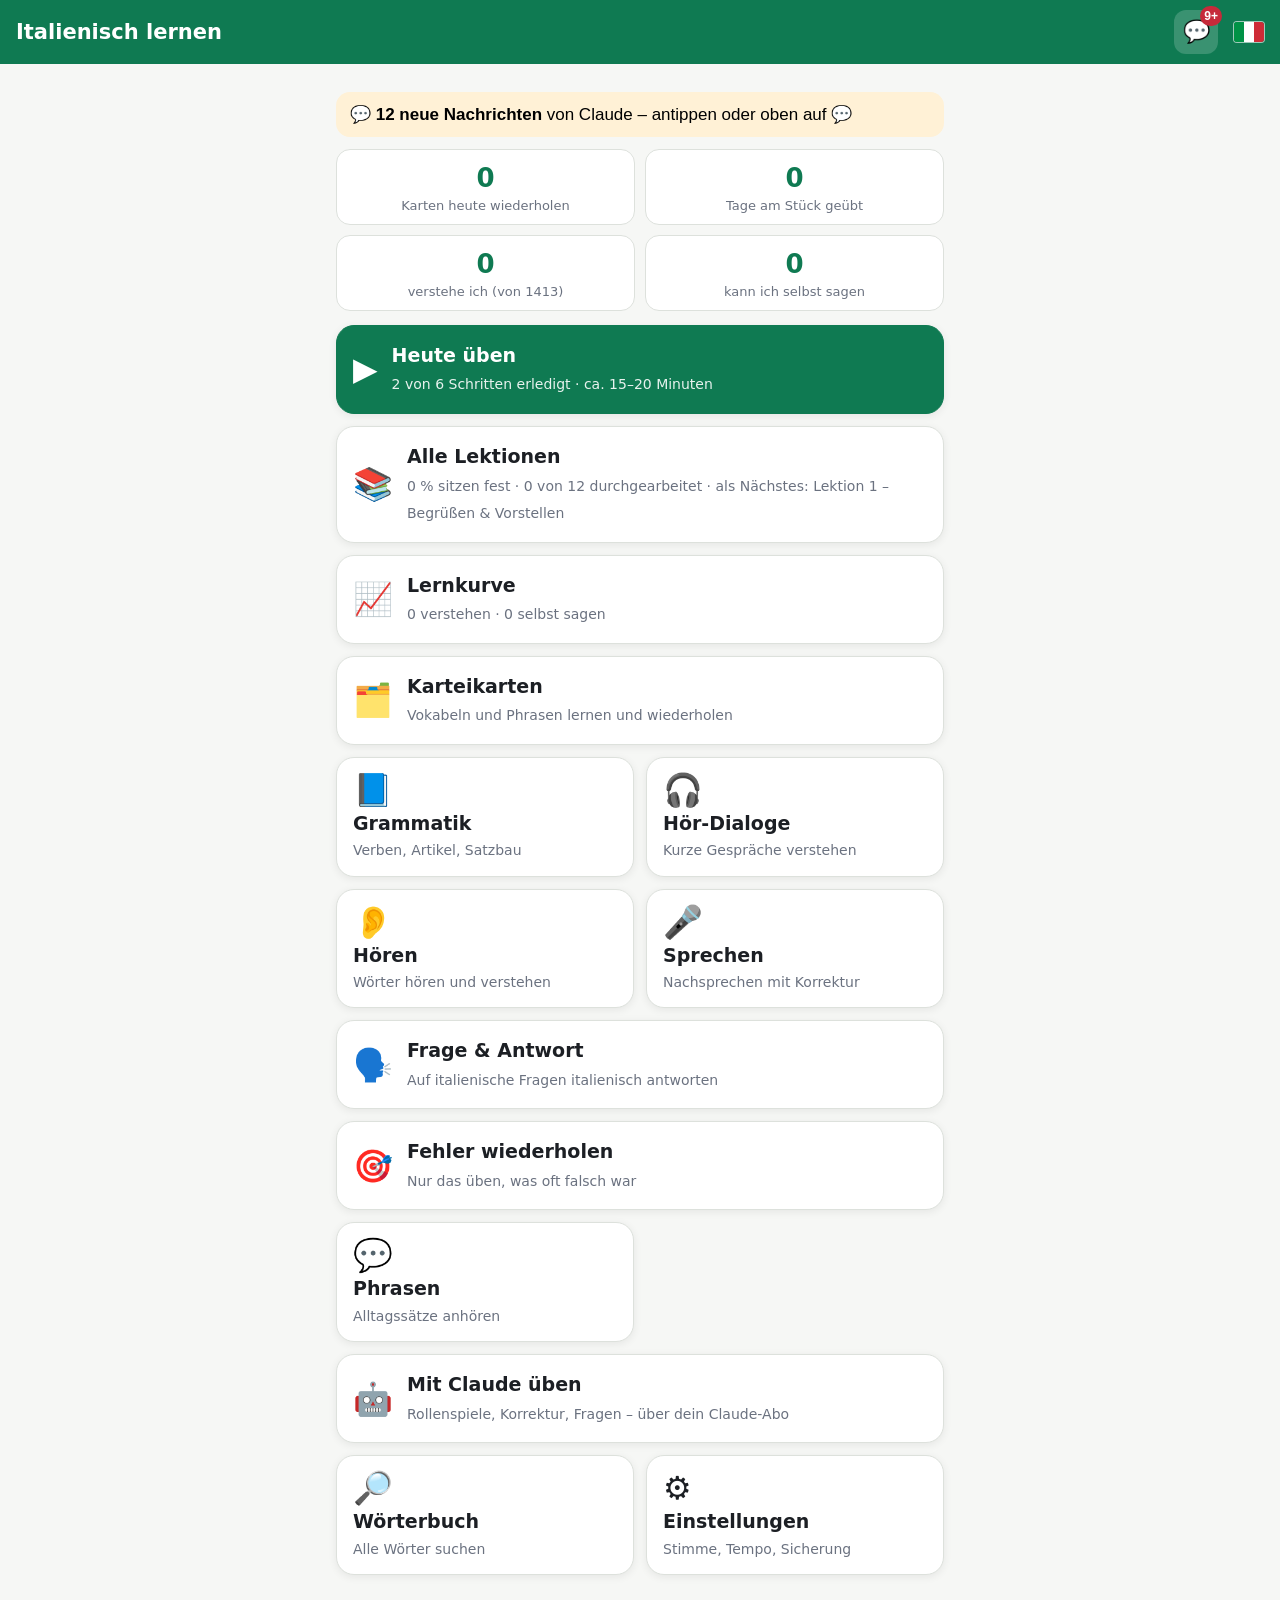
<file: index.html>
<!doctype html>
<html lang="de">
<head>
<meta charset="utf-8">
<meta name="viewport" content="width=device-width, initial-scale=1, viewport-fit=cover">
<meta name="theme-color" content="#0f7a52">
<meta name="description" content="Italienisch lernen für Anfänger – Vokabeln, Grammatik, Hören und Sprechen">
<title>Italienisch lernen</title>
<link rel="manifest" href="manifest.webmanifest">
<link rel="icon" href="icons/icon-192.png" type="image/png">
<link rel="apple-touch-icon" href="icons/icon-192.png">
<link rel="stylesheet" href="styles.css">
</head>
<body>
<header class="kopf">
  <button id="zurueck" class="kopf-btn" aria-label="Zurück" hidden>‹</button>
  <h1 id="titel">Italienisch</h1>
  <button id="post" class="kopf-btn post-btn" aria-label="Nachrichten von Claude" title="Nachrichten von Claude">💬<b id="postZahl" hidden></b></button>
  <span class="flagge" aria-hidden="true"><i></i><i></i><i></i></span>
</header>
<main id="app" tabindex="-1"></main>
<div id="toast" role="status" hidden></div>
<script src="data/wortschatz.js"></script>
<script src="data/phrasen.js"></script>
<script src="data/grammatik.js"></script>
<script src="data/grammatik-a1.js"></script>
<script src="data/gespraech.js"></script>
<script src="data/dialoge.js"></script>
<script src="data/lektionen.js"></script>
<script src="data/lektionen-a1.js"></script>
<script src="data/hinweise.js"></script>
<script src="data/rueckmeldungen.js"></script>
<script src="data/postfach.js"></script>
<script src="data/woerterbuch.js"></script>
<script src="app.js"></script>
</body>
</html>
</file>
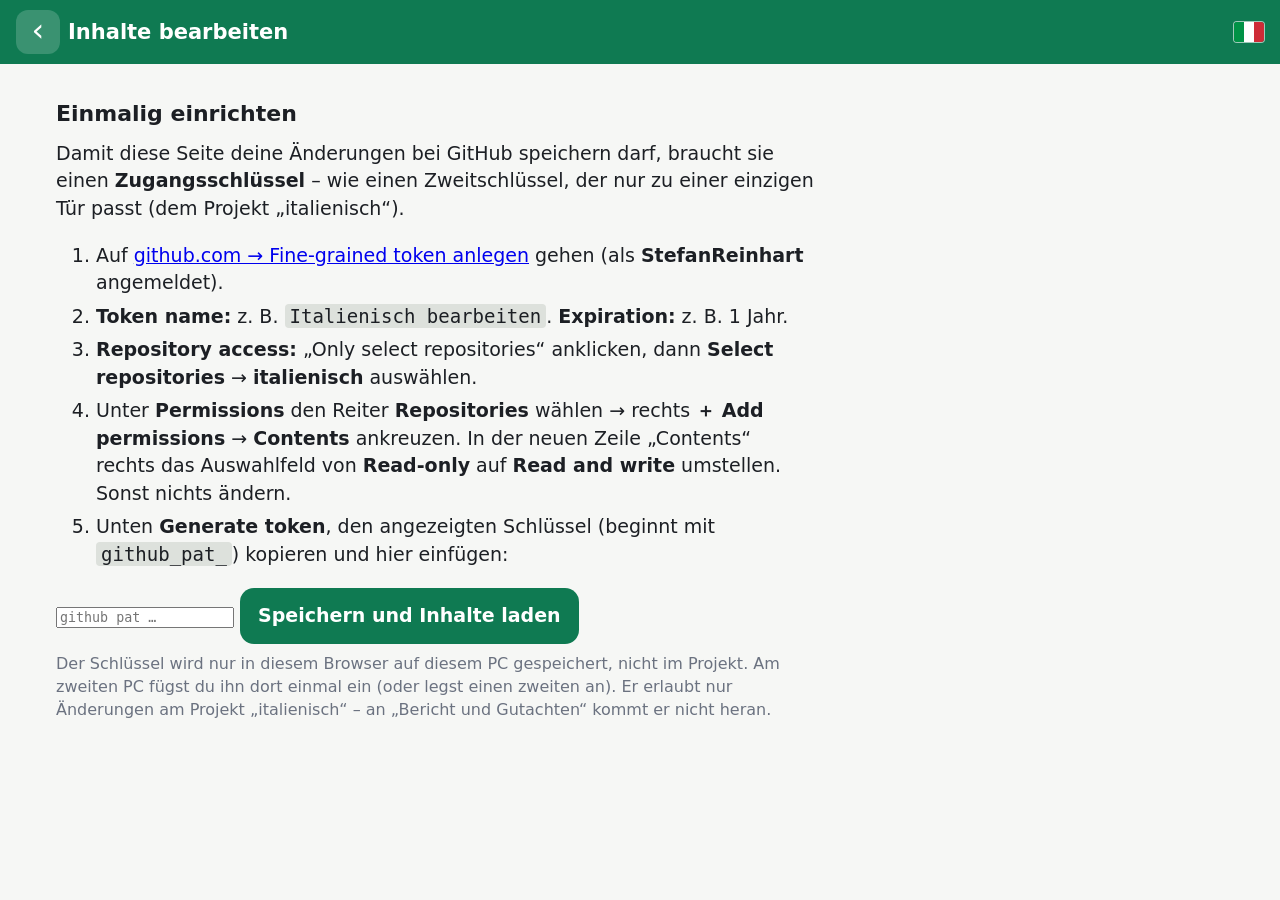
<file: bearbeiten.html>
<!doctype html>
<html lang="de">
<head>
<meta charset="utf-8">
<meta name="viewport" content="width=device-width, initial-scale=1">
<meta name="theme-color" content="#0f7a52">
<title>Inhalte bearbeiten</title>
<link rel="icon" href="icons/icon-192.png" type="image/png">
<link rel="stylesheet" href="styles.css">
<style>
  main { max-width: 1200px; }
  .leiste { position: sticky; top: 64px; z-index: 4; background: var(--hinter); padding: 10px 0; display: flex; gap: 10px; align-items: center; flex-wrap: wrap; border-bottom: 1px solid var(--rand); margin-bottom: 14px; }
  .leiste .status { flex: 1; min-width: 220px; font-size: 16px; }
  .leiste .btn { min-height: 46px; }
  .raster { display: grid; grid-template-columns: 260px 1fr; gap: 18px; align-items: start; }
  @media (max-width: 760px) { .raster { grid-template-columns: 1fr; } .leiste { top: 0; } }
  .nav { position: sticky; top: 140px; display: flex; flex-direction: column; gap: 6px; max-height: calc(100vh - 160px); overflow: auto; }
  .nav button { text-align: left; border: 1px solid var(--rand); background: var(--karte); color: var(--text); border-radius: 10px; padding: 8px 10px; font: inherit; font-size: 16px; cursor: pointer; }
  .nav button.an { border-color: var(--gruen); background: var(--gruen-hell); font-weight: 600; }
  .nav .bereiche { display: grid; grid-template-columns: 1fr 1fr; gap: 6px; margin-bottom: 8px; }
  .nav .bereiche button { text-align: center; font-size: 15px; }
  .nav small { color: var(--grau); }
  table.ed { width: 100%; border-collapse: collapse; background: var(--karte); border-radius: 12px; overflow: hidden; }
  table.ed th { text-align: left; background: var(--gruen-hell); padding: 8px; font-size: 15px; }
  table.ed td { border-top: 1px solid var(--rand); padding: 4px 6px; vertical-align: top; }
  table.ed input, .frage-ed input, .frage-ed textarea, .kopf-ed input {
    width: 100%; font: inherit; font-size: 17px; padding: 8px 10px; border: 1px solid transparent; border-radius: 8px; background: transparent; color: var(--text); margin: 0;
  }
  table.ed input:hover, .frage-ed input:hover, .frage-ed textarea:hover { border-color: var(--rand); }
  table.ed input:focus, .frage-ed input:focus, .frage-ed textarea:focus, .kopf-ed input:focus { border-color: var(--gruen); outline: none; background: var(--hinter); }
  td.it input { font-weight: 600; }
  .mini { border: 0; background: none; font-size: 20px; cursor: pointer; padding: 6px; border-radius: 8px; color: var(--text); }
  .mini:hover { background: var(--rand); }
  .kopf-ed { display: flex; gap: 8px; align-items: center; margin-bottom: 10px; }
  .kopf-ed input { border-color: var(--rand); background: var(--karte); font-size: 20px; font-weight: 650; }
  .kopf-ed input.icon { width: 70px; text-align: center; flex: none; }
  .frage-ed { background: var(--karte); border: 1px solid var(--rand); border-radius: 12px; padding: 10px; margin-bottom: 10px; display: grid; grid-template-columns: 1fr 1fr auto; gap: 4px 10px; }
  .frage-ed label { font-size: 13px; color: var(--grau); display: block; margin: 4px 0 0 4px; }
  .frage-ed textarea { min-height: 80px; resize: vertical; font-size: 15px; font-family: ui-monospace, Consolas, monospace; }
  .geaendert { color: var(--orange); font-weight: 600; }
  .einrichten { max-width: 760px; }
  .einrichten ol li { margin-bottom: 6px; }
  .einrichten code { background: var(--rand); padding: 1px 5px; border-radius: 4px; }
  .treffer-kopf { margin: 14px 0 4px; font-weight: 600; color: var(--grau); }
</style>
</head>
<body>
<header class="kopf">
  <a class="kopf-btn" href="./" aria-label="Zurück zur App" style="text-decoration:none;display:grid;place-items:center">‹</a>
  <h1>Inhalte bearbeiten</h1>
  <span class="flagge" aria-hidden="true"><i></i><i></i><i></i></span>
</header>
<main id="ed"></main>
<div id="toast" role="status" hidden></div>
<script src="bearbeiten.js"></script>
</body>
</html>
</file>
<file: styles.css>
:root {
  --gruen: #0f7a52;
  --gruen-hell: #e3f4ec;
  --rot: #c62a3a;
  --rot-hell: #fbe5e7;
  --orange: #c77700;
  --orange-hell: #fff1d6;
  --grau: #6b7280;
  --text: #1c1f24;
  --hinter: #f6f7f5;
  --karte: #ffffff;
  --rand: #dde1dc;
  --schatten: 0 2px 8px rgba(0,0,0,.07);
  --blau: #2563a8;
}
@media (prefers-color-scheme: dark) {
  :root {
    --gruen: #2fb57f;
    --gruen-hell: #12352a;
    --rot: #ff6b78;
    --rot-hell: #3d1a1f;
    --orange: #ffb547;
    --orange-hell: #3a2c12;
    --grau: #9aa3ad;
    --text: #eef0ee;
    --hinter: #121513;
    --karte: #1d2220;
    --rand: #323936;
    --schatten: none;
    --blau: #6ea8ff;
  }
}
/* Diagramme der Lernkurve: dünne Linien, zurückhaltendes Raster; verstehen = grün (durchgezogen), selbst sagen = blau (gestrichelt) */
.diagramm { background: var(--karte); border: 1px solid var(--rand); border-radius: 14px; padding: 10px 10px 6px; margin-bottom: 6px; }
.chart { width: 100%; height: auto; display: block; overflow: visible; }
.chart .raster { stroke: var(--rand); stroke-width: 1; }
.chart .achse { fill: var(--grau); font-size: 10px; }
.chart .linie { fill: none; stroke-width: 2; stroke-linejoin: round; stroke-linecap: round; }
.chart .linie.s1 { stroke: var(--gruen); } .chart .linie.s2 { stroke: var(--blau); stroke-dasharray: 5 3; }
.chart .punkt { stroke: var(--karte); stroke-width: 2; cursor: pointer; }
.chart .punkt.s1 { fill: var(--gruen); } .chart .punkt.s2 { fill: var(--blau); }
.chart .punkt.hohl { fill: var(--karte); stroke-width: 2; } .chart .punkt.hohl.s1 { stroke: var(--gruen); } .chart .punkt.hohl.s2 { stroke: var(--blau); }
.chart .punkt.aktiv { r: 6; }
.chart .direkt { font-size: 11px; font-weight: 700; fill: var(--text); }
.chart .saeule { fill: var(--gruen); cursor: pointer; } .chart .saeule.negativ { fill: var(--rot); }
.chart .saeule.aktiv { opacity: .7; }
.chart .ziellinie { stroke: var(--grau); stroke-width: 1; stroke-dasharray: 3 3; }
.diagramm-tipp { min-height: 1.3em; font-size: 13px; padding: 2px 4px; }
.legende { display: flex; gap: 14px; font-size: 13px; margin: 0 0 4px 4px; }
.legende .s1 { color: var(--gruen); } .legende .s2 { color: var(--blau); }
* { box-sizing: border-box; -webkit-tap-highlight-color: transparent; }
html, body { margin: 0; }
body {
  font-family: system-ui, -apple-system, "Segoe UI", Roboto, sans-serif;
  font-size: 19px; line-height: 1.45;
  background: var(--hinter); color: var(--text);
  min-height: 100vh;
}
.kopf {
  position: sticky; top: 0; z-index: 5;
  display: flex; align-items: center; gap: 8px;
  padding: calc(env(safe-area-inset-top) + 10px) 16px 10px;
  background: #0f7a52; color: #fff;
}
.kopf h1 { flex: 1; margin: 0; font-size: 21px; font-weight: 650; white-space: nowrap; overflow: hidden; text-overflow: ellipsis; }
.kopf-btn { background: rgba(255,255,255,.18); color: #fff; border: 0; border-radius: 12px; width: 44px; height: 44px; font-size: 32px; line-height: 1; padding: 0 0 4px; cursor: pointer; }
.flagge { display: flex; width: 30px; height: 20px; border-radius: 3px; overflow: hidden; box-shadow: 0 0 0 1px rgba(255,255,255,.6); }
.flagge i { flex: 1; } .flagge i:nth-child(1){background:#009246} .flagge i:nth-child(2){background:#fff} .flagge i:nth-child(3){background:#ce2b37}
main { max-width: 640px; margin: 0 auto; padding: 16px 16px calc(env(safe-area-inset-bottom) + 40px); outline: none; }
h2 { font-size: 22px; margin: 18px 0 10px; }
p { margin: 8px 0; }
.leise { color: var(--grau); font-size: 16px; }

/* Kacheln auf der Startseite */
.kacheln { display: grid; grid-template-columns: 1fr 1fr; gap: 12px; }
.kachel {
  display: flex; flex-direction: column; align-items: flex-start; gap: 4px;
  background: var(--karte); color: var(--text); border: 1px solid var(--rand); border-radius: 18px;
  padding: 16px; min-height: 112px; text-align: left; font: inherit; cursor: pointer; box-shadow: var(--schatten);
}
.kachel .sym { font-size: 32px; line-height: 1; }
.kachel b { font-size: 19px; }
.kachel small { color: var(--grau); font-size: 14px; line-height: 1.3; }
.hinweis { background: var(--orange-hell); border-radius: 10px; padding: 8px 10px; margin-top: 8px; font-size: 16px; text-align: left; line-height: 1.35; }
.hinweis.klein { font-size: 14px; padding: 5px 8px; margin-top: 5px; }
.wunsch { margin-top: 8px; border: 1px dashed var(--rand); background: none; color: var(--grau); border-radius: 10px; padding: 6px 10px; font: inherit; font-size: 14px; cursor: pointer; }
.vformen { margin-top: 6px; font-size: 15px; }
/* Wörterbuch: Buchstaben-Sprungleiste und Überschriften */
.abc { display: flex; flex-wrap: wrap; gap: 4px; margin: 6px 0 10px; }
.abc button { min-width: 34px; height: 34px; border-radius: 8px; border: 1px solid var(--rand); background: var(--karte); color: var(--gruen); font: inherit; font-weight: 700; cursor: pointer; }
.abc-kopf { margin: 14px 0 6px; color: var(--gruen); scroll-margin-top: 70px; }
.vformen summary { cursor: pointer; color: var(--gruen); font-weight: 600; }
.vformen table { margin-top: 4px; }
.vformen td { padding: 2px 8px 2px 0; vertical-align: middle; }
.vformen tr.treffer td { background: var(--gruen-hell); }
.wunschform { margin-top: 8px; text-align: left; }
.wunschform textarea, #freiNachricht { width: 100%; box-sizing: border-box; font: inherit; font-size: 16px; padding: 8px; border-radius: 10px; border: 1px solid var(--rand); background: var(--karte); color: var(--text); }
.wunsch.klein { margin-top: 4px; padding: 3px 8px; font-size: 13px; }
.kachel.haupt { background: var(--gruen); border-color: var(--gruen); color: #fff; }
.kachel.haupt small { color: rgba(255,255,255,.9); }
.eintrag.aktiv { border-color: var(--gruen); background: var(--gruen-hell); }
.kachel.breit { grid-column: 1 / -1; min-height: auto; flex-direction: row; align-items: center; gap: 14px; }

.statistik { display: grid; grid-template-columns: 1fr 1fr; gap: 10px; margin-bottom: 14px; }
.statistik > * { background: var(--karte); border: 1px solid var(--rand); border-radius: 14px; padding: 10px; text-align: center; font: inherit; color: inherit; cursor: pointer; }
.statistik > button:active { transform: scale(.97); }
/* Übungskalender (Tage am Stück) */
.kalender { display: grid; grid-template-columns: repeat(7, 1fr); gap: 6px; text-align: center; margin: 10px 0; }
.kalender b { font-size: 13px; color: var(--grau); }
.ktag { padding: 8px 0; border-radius: 10px; background: var(--karte); border: 1px solid var(--rand); font-size: 15px; }
.ktag.geuebt { background: var(--gruen); border-color: var(--gruen); color: #fff; font-weight: bold; }
.ktag.heute { outline: 2px solid var(--gruen); outline-offset: 1px; }
.ktag.zukunft { opacity: .35; }
.statistik b { display: block; font-size: 26px; color: var(--gruen); }
.statistik span { font-size: 13px; color: var(--grau); }

/* Listen */
.liste { display: flex; flex-direction: column; gap: 8px; }
.zeile {
  display: flex; align-items: center; gap: 12px; width: 100%;
  background: var(--karte); color: var(--text); border: 1px solid var(--rand); border-radius: 14px;
  padding: 12px 14px; min-height: 56px; font: inherit; text-align: left; cursor: pointer;
}
.zeile .sym { font-size: 26px; }
.zeile .mitte { flex: 1; min-width: 0; }
.zeile .mitte small { display: block; color: var(--grau); font-size: 15px; }
.zeile .pfeil { color: var(--grau); font-size: 24px; }
.zeile.aktiv { border-color: var(--gruen); background: var(--gruen-hell); }
.haken { width: 26px; height: 26px; border-radius: 8px; border: 2px solid var(--rand); display: grid; place-items: center; font-size: 16px; flex: none; }
/* antippbares Kästchen: größere Fläche für den Finger */
.haken-gross { width: 34px; height: 34px; font-size: 20px; cursor: pointer; margin: -4px -4px -4px 0; box-shadow: 0 0 0 6px transparent; }
.zeile.aktiv .haken { background: var(--gruen); border-color: var(--gruen); color: #fff; }
.balken { height: 6px; background: var(--rand); border-radius: 3px; overflow: hidden; margin-top: 6px; display: flex; }
.balken i { display: block; height: 100%; background: var(--gruen); flex: none; }
.balken i.lernen { opacity: .4; } /* zweiter Abschnitt: „im Lernen“ */
/* Lernstand-Punkte auf der Karteikarte */
.lernstand { font-size: 13px; color: var(--gruen); letter-spacing: 2px; margin-top: 2px; }
.lernstand span { color: var(--rand); }

/* Knöpfe */
.btn {
  display: inline-flex; align-items: center; justify-content: center; gap: 8px;
  min-height: 56px; padding: 10px 18px; border-radius: 14px; border: 0;
  background: var(--gruen); color: #fff; font: inherit; font-weight: 600; cursor: pointer;
}
.btn.zweit { background: var(--karte); color: var(--text); border: 1px solid var(--rand); }
.btn.rot { background: var(--rot); }
.btn.voll { width: 100%; }
.btn:disabled { opacity: .45; }
.reihe { display: flex; gap: 10px; flex-wrap: wrap; margin: 12px 0; }
.reihe > .btn { flex: 1 1 0; }
.umschalter { display: flex; background: var(--karte); border: 1px solid var(--rand); border-radius: 14px; padding: 4px; margin: 10px 0; }
.umschalter button { flex: 1; border: 0; background: none; color: var(--text); font: inherit; font-size: 16px; padding: 10px 6px; border-radius: 10px; cursor: pointer; }
.umschalter button.an { background: var(--gruen); color: #fff; font-weight: 600; }

/* Karteikarte */
.karte {
  background: var(--karte); border: 1px solid var(--rand); border-radius: 22px; box-shadow: var(--schatten);
  padding: 26px 18px; text-align: center; min-height: 240px;
  display: flex; flex-direction: column; justify-content: center; align-items: center; gap: 10px;
}
.karte .wort { font-size: 32px; font-weight: 700; line-height: 1.2; word-break: break-word; }
.karte .loesung { font-size: 25px; color: var(--gruen); font-weight: 600; }
.karte .trenner { width: 60%; border-top: 1px dashed var(--rand); margin: 6px 0; }
.lautsprecher {
  border: 0; background: var(--gruen-hell); color: var(--gruen); border-radius: 50%;
  width: 58px; height: 58px; font-size: 28px; cursor: pointer; flex: none;
}
.lautsprecher.klein { width: 44px; height: 44px; font-size: 21px; }
.bewertung { display: grid; grid-template-columns: repeat(4, 1fr); gap: 8px; margin-top: 14px; }
.bewertung button { min-height: 64px; border-radius: 14px; border: 0; font: inherit; font-size: 16px; font-weight: 600; cursor: pointer; color: #fff; line-height: 1.2; }
.bewertung small { display: block; font-weight: 400; font-size: 12px; opacity: .9; }
.b-sicher { margin-top: 10px; min-height: 48px; }
.b-sicher { flex-direction: column; gap: 2px; }
.b-sicher small { display: block; font-weight: 400; font-size: 13px; opacity: .8; }
.bewertung button.vorschlag { outline: 4px solid var(--text); outline-offset: 2px; }
.verdeckt-it { color: var(--grau); font-style: italic; font-weight: 400; }
.b-nochmal { background: #c62a3a; } .b-schwer { background: #c77700; } .b-gut { background: #0f7a52; } .b-leicht { background: #2563a8; }
.fortschritt { display: flex; align-items: center; gap: 10px; margin-bottom: 12px; color: var(--grau); font-size: 15px; }
.fortschritt .balken { flex: 1; margin: 0; }

/* Quiz */
.frage { background: var(--karte); border: 1px solid var(--rand); border-radius: 20px; padding: 22px 16px; text-align: center; margin-bottom: 14px; }
.frage .gross { font-size: 28px; font-weight: 700; }
.optionen { display: grid; gap: 10px; }
.optionen.zwei { grid-template-columns: 1fr 1fr; }
.optionen button {
  min-height: 58px; padding: 10px 14px; border-radius: 14px; border: 2px solid var(--rand);
  background: var(--karte); color: var(--text); font: inherit; font-size: 19px; cursor: pointer;
}
.optionen button.richtig { border-color: var(--gruen); background: var(--gruen-hell); }
.optionen button.falsch { border-color: var(--rot); background: var(--rot-hell); }
.meldung { border-radius: 14px; padding: 12px 14px; margin: 12px 0; font-size: 17px; }
.meldung.gut { background: var(--gruen-hell); }
.meldung.schlecht { background: var(--rot-hell); }
.meldung.info { background: var(--orange-hell); }

/* Satzbau */
.antwortfeld { min-height: 70px; border: 2px dashed var(--rand); border-radius: 16px; padding: 10px; display: flex; flex-wrap: wrap; gap: 8px; align-content: flex-start; margin-bottom: 14px; }
.bausteine { display: flex; flex-wrap: wrap; gap: 8px; }
.baustein { min-height: 48px; padding: 8px 14px; border-radius: 12px; border: 1px solid var(--rand); background: var(--karte); color: var(--text); font: inherit; cursor: pointer; box-shadow: var(--schatten); }
.baustein.weg { visibility: hidden; }

/* Sprechen */
.mikro { width: 96px; height: 96px; border-radius: 50%; border: 0; background: var(--rot); color: #fff; font-size: 42px; cursor: pointer; box-shadow: 0 4px 14px rgba(198,42,58,.35); }
.mikro.hoert, .btn.hoert { animation: puls 1.1s infinite; }
@keyframes puls { 0%{box-shadow:0 0 0 0 rgba(198,42,58,.6)} 70%{box-shadow:0 0 0 22px rgba(198,42,58,0)} 100%{box-shadow:0 0 0 0 rgba(198,42,58,0)} }
.mitte-zentriert { display: flex; flex-direction: column; align-items: center; gap: 10px; margin: 16px 0; text-align: center; }
.statistik span { display: block; line-height: 1.25; }
.woerter { display: flex; flex-wrap: wrap; gap: 6px; justify-content: center; font-size: 22px; margin: 8px 0; }
.woerter span { padding: 3px 8px; border-radius: 8px; }
.w-ok { background: var(--gruen-hell); color: var(--gruen); }
.w-fast { background: var(--orange-hell); color: var(--orange); }
.w-falsch { background: var(--rot-hell); color: var(--rot); }
.w-fehlt { background: transparent; color: var(--grau); text-decoration: line-through; border: 1px dashed var(--grau); }
.woerter span small { display: block; font-size: 12px; text-align: center; text-decoration: none; }
.punkte { font-size: 40px; font-weight: 800; }
.legende { display: flex; flex-wrap: wrap; gap: 6px 12px; justify-content: center; font-size: 13px; color: var(--grau); }
.legende span::before { content: ""; display: inline-block; width: 10px; height: 10px; border-radius: 3px; margin-right: 4px; vertical-align: middle; }
.legende .l-ok::before { background: var(--gruen); } .legende .l-fast::before { background: var(--orange); }
.legende .l-falsch::before { background: var(--rot); } .legende .l-fehlt::before { border: 1px dashed var(--grau); }

/* Phrasen / Nachschlagen */
.eintrag { display: flex; align-items: center; gap: 12px; background: var(--karte); border: 1px solid var(--rand); border-radius: 14px; padding: 10px 12px; }
.eintrag .mitte { flex: 1; min-width: 0; }
.eintrag .it { font-weight: 650; }
.eintrag .de { color: var(--grau); font-size: 16px; }
/* Kachel eines Wortes / einer Phrase: antippbar, führt zur Detailseite */
.kachel-wort { cursor: pointer; }
.kachel-wort:active { transform: scale(.99); }
.kachel-wort .pfeil { color: var(--grau); font-size: 22px; }
.ministand { font-size: 12px; color: var(--grau); margin-top: 2px; }
.ministand .punkte { color: var(--gruen); letter-spacing: 1px; }
.ministand .punkte i { color: var(--rand); font-style: normal; }
.lernstand-tab td, .vformen-tab td { vertical-align: middle; padding: 6px 8px 6px 0; }
.vformen-tab tr.treffer td, .lernstand-tab tr.treffer td { background: var(--gruen-hell); }
input[type=search], input[type=text], select {
  width: 100%; font: inherit; padding: 14px; border-radius: 14px; border: 1px solid var(--rand);
  background: var(--karte); color: var(--text); margin-bottom: 12px;
}
input[type=range] { width: 100%; accent-color: var(--gruen); }
.einstellung { background: var(--karte); border: 1px solid var(--rand); border-radius: 14px; padding: 14px; margin-bottom: 10px; }
.einstellung label { display: block; font-weight: 600; margin-bottom: 6px; }
.schalter { display: flex; align-items: center; justify-content: space-between; gap: 12px; }
.schalter input { width: 26px; height: 26px; accent-color: var(--gruen); }

/* Tabellen in der Grammatik */
.tab { width: 100%; border-collapse: collapse; margin: 10px 0; font-size: 17px; background: var(--karte); border-radius: 12px; overflow: hidden; }
.tab th, .tab td { border: 1px solid var(--rand); padding: 7px 8px; text-align: left; }
.tab th { background: var(--gruen-hell); }
.hilfe { background: var(--karte); border: 1px solid var(--rand); border-radius: 16px; padding: 8px 16px; }
details.hilfe summary { cursor: pointer; font-weight: 600; padding: 8px 0; }

#toast { position: fixed; left: 16px; right: 16px; bottom: calc(env(safe-area-inset-bottom) + 16px); background: #222; color: #fff; padding: 14px 16px; border-radius: 14px; text-align: center; z-index: 10; max-width: 600px; margin: 0 auto; }
@media (max-width: 360px) { .bewertung { grid-template-columns: 1fr 1fr; } body { font-size: 18px; } }

/* Harte Nüsse: 🥜 oben rechts auf der Karte – blass = nicht markiert, kräftig = bei den harten Nüssen */
.karte { position: relative; }
.nuss { background: none; border: 0; font-size: 24px; line-height: 1; padding: 8px; cursor: pointer; opacity: .45; filter: grayscale(1); flex: none; }
.nuss.an { opacity: 1; filter: none; }
.karte > .nuss { position: absolute; top: 4px; right: 4px; }
.kachel-wort .rang { min-width: 26px; font-weight: 700; }
.walnuss { width: 1.1em; height: 1.1em; vertical-align: -0.18em; display: inline-block; }
.nuss { font-size: 28px; }
.auchrichtig { font-size: 14px; color: var(--gruen); margin: 2px 0; }
.wastipp { font-size: 13px; color: var(--grau); margin: 0 0 4px; }
/* Sprechen: Zurück / Nochmal / Weiter bleiben unten immer sichtbar, auch wenn das Ergebnis lang ist */
.sprechleiste { position: sticky; bottom: 0; z-index: 5; background: var(--hinter); margin: 8px -4px 0; padding: 8px 4px calc(8px + env(safe-area-inset-bottom)); flex-wrap: nowrap; }
.sprechleiste > .btn { min-width: 0; padding-left: 8px; padding-right: 8px; }
/* Typische Fehler */
.tf-zeile { align-items: flex-start; }
.tf-falsch { color: var(--rot); text-decoration: line-through; }
.tf-weg { background: none; border: 1px solid var(--rand); border-radius: 10px; width: 40px; height: 40px; font-size: 18px; color: var(--grau); cursor: pointer; flex: none; }
.tf-erkl .hinweis { margin: 6px 0 2px; }
.tf-erkl .wunsch { margin-top: 4px; }
.rueckmeldung { text-align: left; background: var(--blau-hell, rgba(37,99,235,.08)); border-radius: 12px; padding: 10px 12px; margin: 10px 0 4px; font-size: 16px; }
.rueckmeldung .rm-besser { margin-top: 6px; }
/* Akzent-Leiste unter italienischen Eingabefeldern */
.akzente { display: flex; gap: 6px; justify-content: center; margin: 6px 0 2px; }
.akzente button { min-width: 40px; height: 38px; border-radius: 10px; border: 1px solid var(--rand); background: var(--karte); color: var(--text); font-size: 20px; cursor: pointer; touch-action: manipulation; }
.akzente button:active { background: var(--gruen-hell); }
.frage { position: relative; }
.frage > .nuss { position: absolute; top: 4px; right: 4px; }
/* 💬 Nachrichten-Symbol in der Kopfleiste */
.post-btn { position: relative; font-size: 22px; padding: 0; margin-right: 8px; }
.post-btn b { position: absolute; top: -4px; right: -4px; min-width: 20px; height: 20px; border-radius: 10px; background: var(--rot); color: #fff; font-size: 12px; line-height: 20px; padding: 0 4px; }
/* Nachrichten-Verlauf und Karten-Vorschläge */
.nachricht { min-height: auto; text-align: left; align-items: stretch; margin-bottom: 10px; }
.nachricht.neu { border-color: var(--blau); box-shadow: 0 0 0 2px var(--blau); }
.rm-karte { padding: 6px 12px; min-height: 0; margin-top: 6px; }
.rm-dabei { display: inline-block; margin-top: 6px; color: var(--gruen); }
.rm-teile { margin-top: 10px; }
.rm-teil { display: flex; justify-content: space-between; align-items: center; gap: 10px; padding: 6px 0; border-top: 1px dashed var(--rand); }
.rm-teil .rm-karte, .rm-teil .rm-dabei { margin-top: 0; flex: none; }
/* Postfach */
.postschreiben { margin-bottom: 14px; }
.postschreiben textarea { width: 100%; box-sizing: border-box; font: inherit; font-size: 17px; }
.postvorschlaege { display: flex; flex-wrap: wrap; gap: 6px; margin: 8px 0; }
.chip { border: 1px solid var(--rand); background: var(--karte); color: var(--text); border-radius: 16px; padding: 6px 12px; font-size: 15px; cursor: pointer; }
.postpaar { margin: 12px 0 16px; }
.blase { border-radius: 16px; padding: 10px 12px; margin: 4px 0; max-width: 92%; box-sizing: border-box; }
.blase.du { margin-left: auto; background: var(--gruen-hell); }
.blase.claude { margin-right: auto; background: var(--karte); border: 1px solid var(--rand); }
.blase.wartet { opacity: .8; }
.postpaar.neu .blase.claude { border-color: var(--blau); box-shadow: 0 0 0 2px var(--blau); }
/* Postfach-Archiv */
.post-archiv { padding: 4px 12px; min-height: 0; font-size: 15px; margin-left: auto; display: block; }
.post-wahl { display: flex; gap: 10px; align-items: flex-start; border-radius: 16px; padding: 4px 6px; cursor: pointer; }
.post-wahl .postpaar { flex: 1; margin: 4px 0; min-width: 0; }
.post-wahl .haken { margin-top: 10px; }
.post-wahl.an { background: var(--gruen-hell); }
.post-wahl.an .haken { background: var(--gruen); border-color: var(--gruen); color: #fff; }
/* Lektion: Karten – zwei Kacheln */
.lk-karten { cursor: default; align-items: flex-start; }
.kachelpaar { display: flex; gap: 8px; margin-top: 8px; }
.kachel-klein { flex: 1; border: 1px solid var(--rand); background: var(--karte); color: var(--text); border-radius: 12px; padding: 10px 8px; font-size: 16px; font-weight: 600; cursor: pointer; text-align: center; }
.kachel-klein small { display: block; font-weight: 400; color: var(--grau); font-size: 13px; margin-top: 2px; }
.kachel-klein.haupt { background: var(--gruen); color: #fff; border-color: var(--gruen); }
.kachel-klein.haupt small { color: rgba(255,255,255,.85); }
.kachel-klein:disabled { opacity: .45; cursor: default; }
</file>
